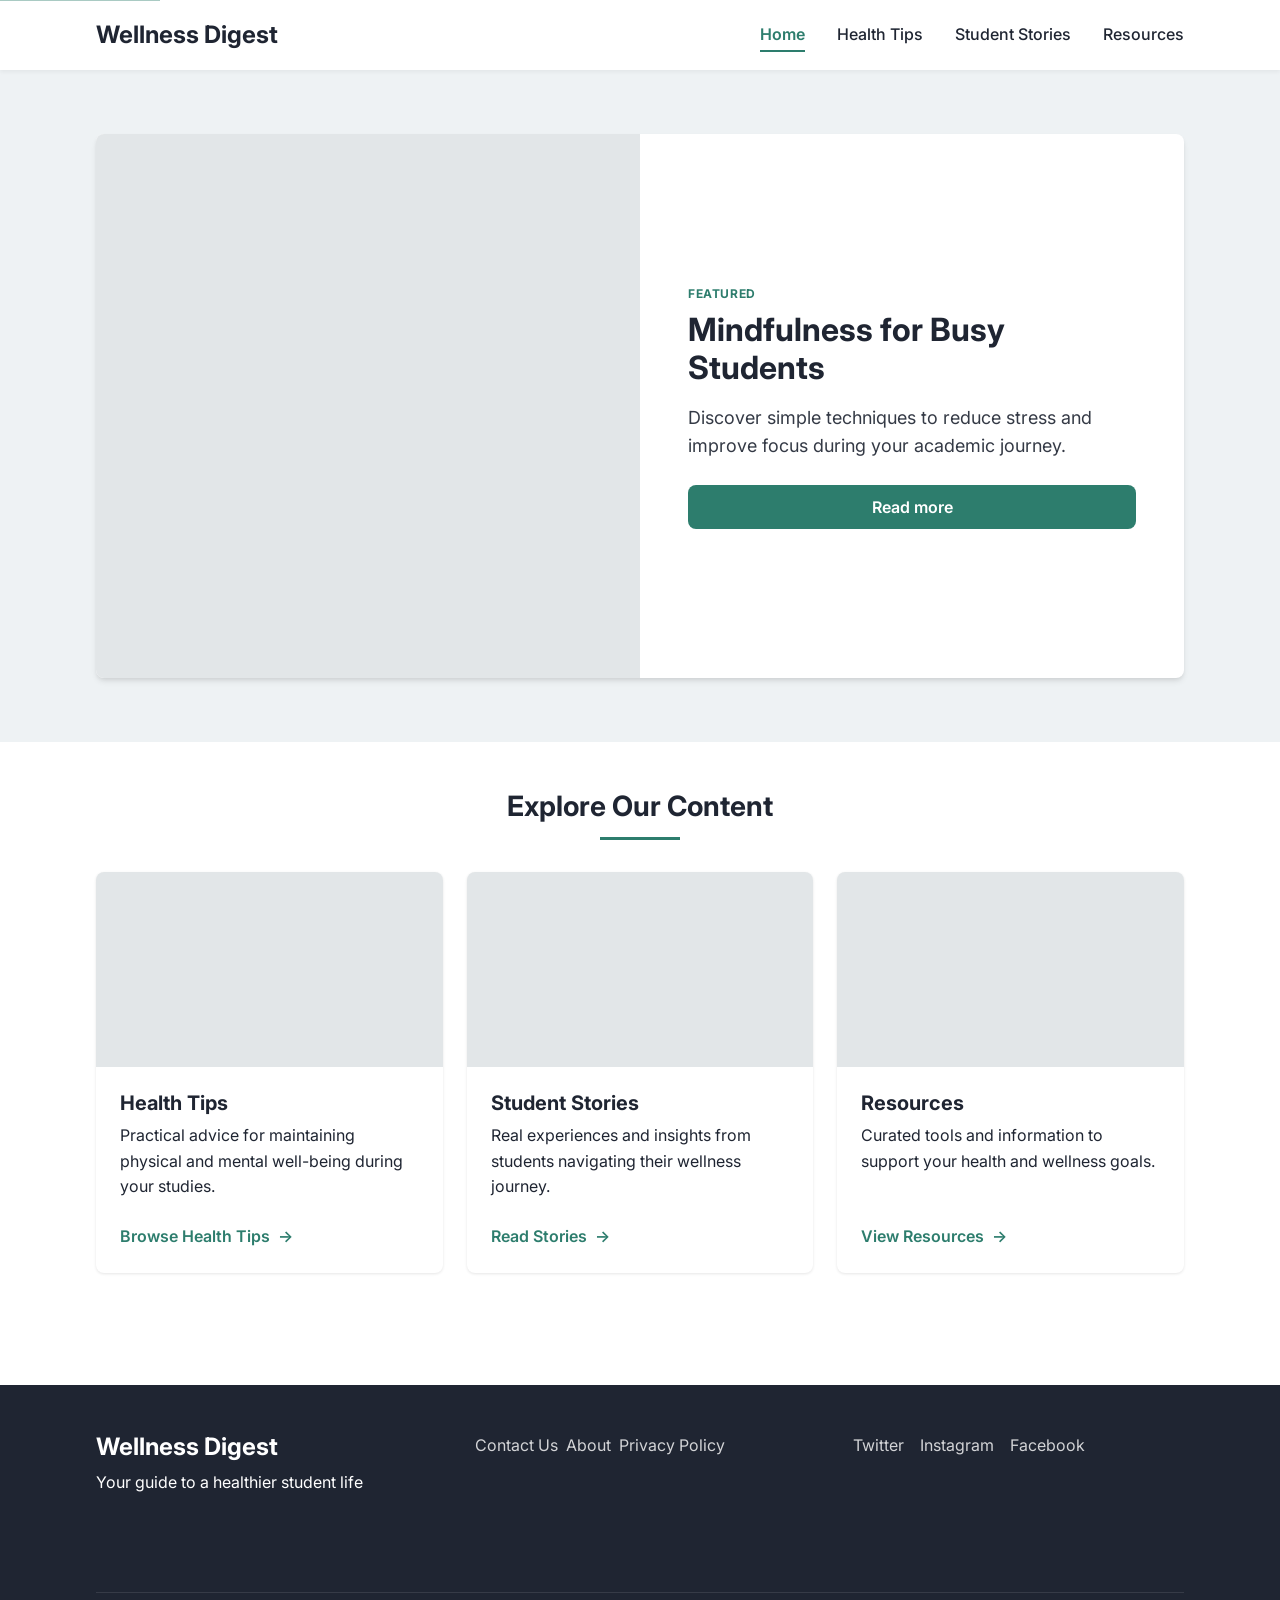
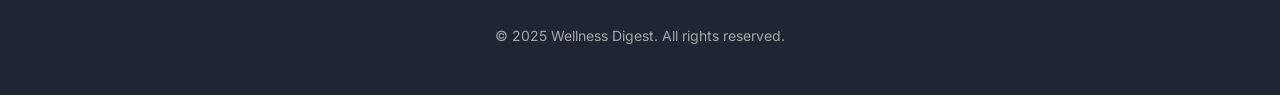
<file: index.html>
<!DOCTYPE html>
<html lang="en">
<head>
    <meta charset="UTF-8">
    <meta name="viewport" content="width=device-width, initial-scale=1.0">
    <title>Wellness & Lifestyle Digest | Home</title>
    <link rel="stylesheet" href="styles.css">
    <link rel="preconnect" href="https://fonts.googleapis.com">
    <link rel="preconnect" href="https://fonts.gstatic.com" crossorigin>
    <link href="https://fonts.googleapis.com/css2?family=Inter:wght@400;500;600;700&display=swap" rel="stylesheet">
</head>
<body>
    <a href="#main" class="skip-link">Skip to content</a>
    
    <header class="site-header" role="banner">
        <div class="container">
            <div class="header__inner">
                <a href="/" class="logo">Wellness Digest</a>
                
                <button class="nav-toggle" aria-expanded="false" aria-controls="primary-nav">
                    <span class="visually-hidden">Menu</span>
                    <span class="hamburger"></span>
                </button>
                
                <nav id="primary-nav" class="nav" aria-label="Primary">
                    <ul class="nav__list">
                        <li class="nav__item"><a href="/" class="nav__link" aria-current="page">Home</a></li>
                        <li class="nav__item"><a href="health-tips.html" class="nav__link">Health Tips</a></li>
                        <li class="nav__item"><a href="#" class="nav__link">Student Stories</a></li>
                        <li class="nav__item"><a href="#" class="nav__link">Resources</a></li>
                    </ul>
                </nav>
            </div>
        </div>
    </header>

    <main id="main" class="main-content">
        <div class="visually-hidden">You are on Home</div>
        
        <section class="hero">
            <div class="container">
                <article class="hero__card">
                    <div class="hero__image" role="img" aria-label="Person practicing yoga in a peaceful setting"></div>
                    <div class="hero__content">
                        <span class="kicker">Featured</span>
                        <h1>Mindfulness for Busy Students</h1>
                        <p class="hero__text">Discover simple techniques to reduce stress and improve focus during your academic journey.</p>
                        <a href="#" class="btn">Read more</a>
                    </div>
                </article>
            </div>
        </section>

        <section class="featured-section">
            <div class="container">
                <h2 class="section-title">Explore Our Content</h2>
                <div class="grid grid--3">
                    <article class="card">
                        <div class="card__image" role="img" aria-label="Healthy food choices"></div>
                        <div class="card__content">
                            <h3 class="card__title">Health Tips</h3>
                            <p>Practical advice for maintaining physical and mental well-being during your studies.</p>
                            <a href="health-tips.html" class="card__link">Browse Health Tips</a>
                        </div>
                    </article>

                    <article class="card">
                        <div class="card__image" role="img" aria-label="Students studying together"></div>
                        <div class="card__content">
                            <h3 class="card__title">Student Stories</h3>
                            <p>Real experiences and insights from students navigating their wellness journey.</p>
                            <a href="#" class="card__link">Read Stories</a>
                        </div>
                    </article>

                    <article class="card">
                        <div class="card__image" role="img" aria-label="Collection of wellness resources"></div>
                        <div class="card__content">
                            <h3 class="card__title">Resources</h3>
                            <p>Curated tools and information to support your health and wellness goals.</p>
                            <a href="#" class="card__link">View Resources</a>
                        </div>
                    </article>
                </div>
            </div>
        </section>
    </main>

    <footer class="site-footer" role="contentinfo">
        <div class="container">
            <div class="footer__content">
                <div class="footer__brand">
                    <h2 class="footer__title">Wellness Digest</h2>
                    <p>Your guide to a healthier student life</p>
                </div>
                
                <nav class="footer__nav" aria-label="Footer">
                    <ul class="footer__nav-list">
                        <li><a href="#">Contact Us</a></li>
                        <li><a href="#">About</a></li>
                        <li><a href="#">Privacy Policy</a></li>
                    </ul>
                </nav>
                
                <div class="social-links">
                    <h3 class="visually-hidden">Connect with us</h3>
                    <ul class="social-links__list">
                        <li><a href="#" aria-label="Twitter">Twitter</a></li>
                        <li><a href="#" aria-label="Instagram">Instagram</a></li>
                        <li><a href="#" aria-label="Facebook">Facebook</a></li>
                    </ul>
                </div>
            </div>
            <div class="footer__bottom">
                <p>&copy; 2025 Wellness Digest. All rights reserved.</p>
            </div>
        </div>
    </footer>
</body>
</html>
</file>
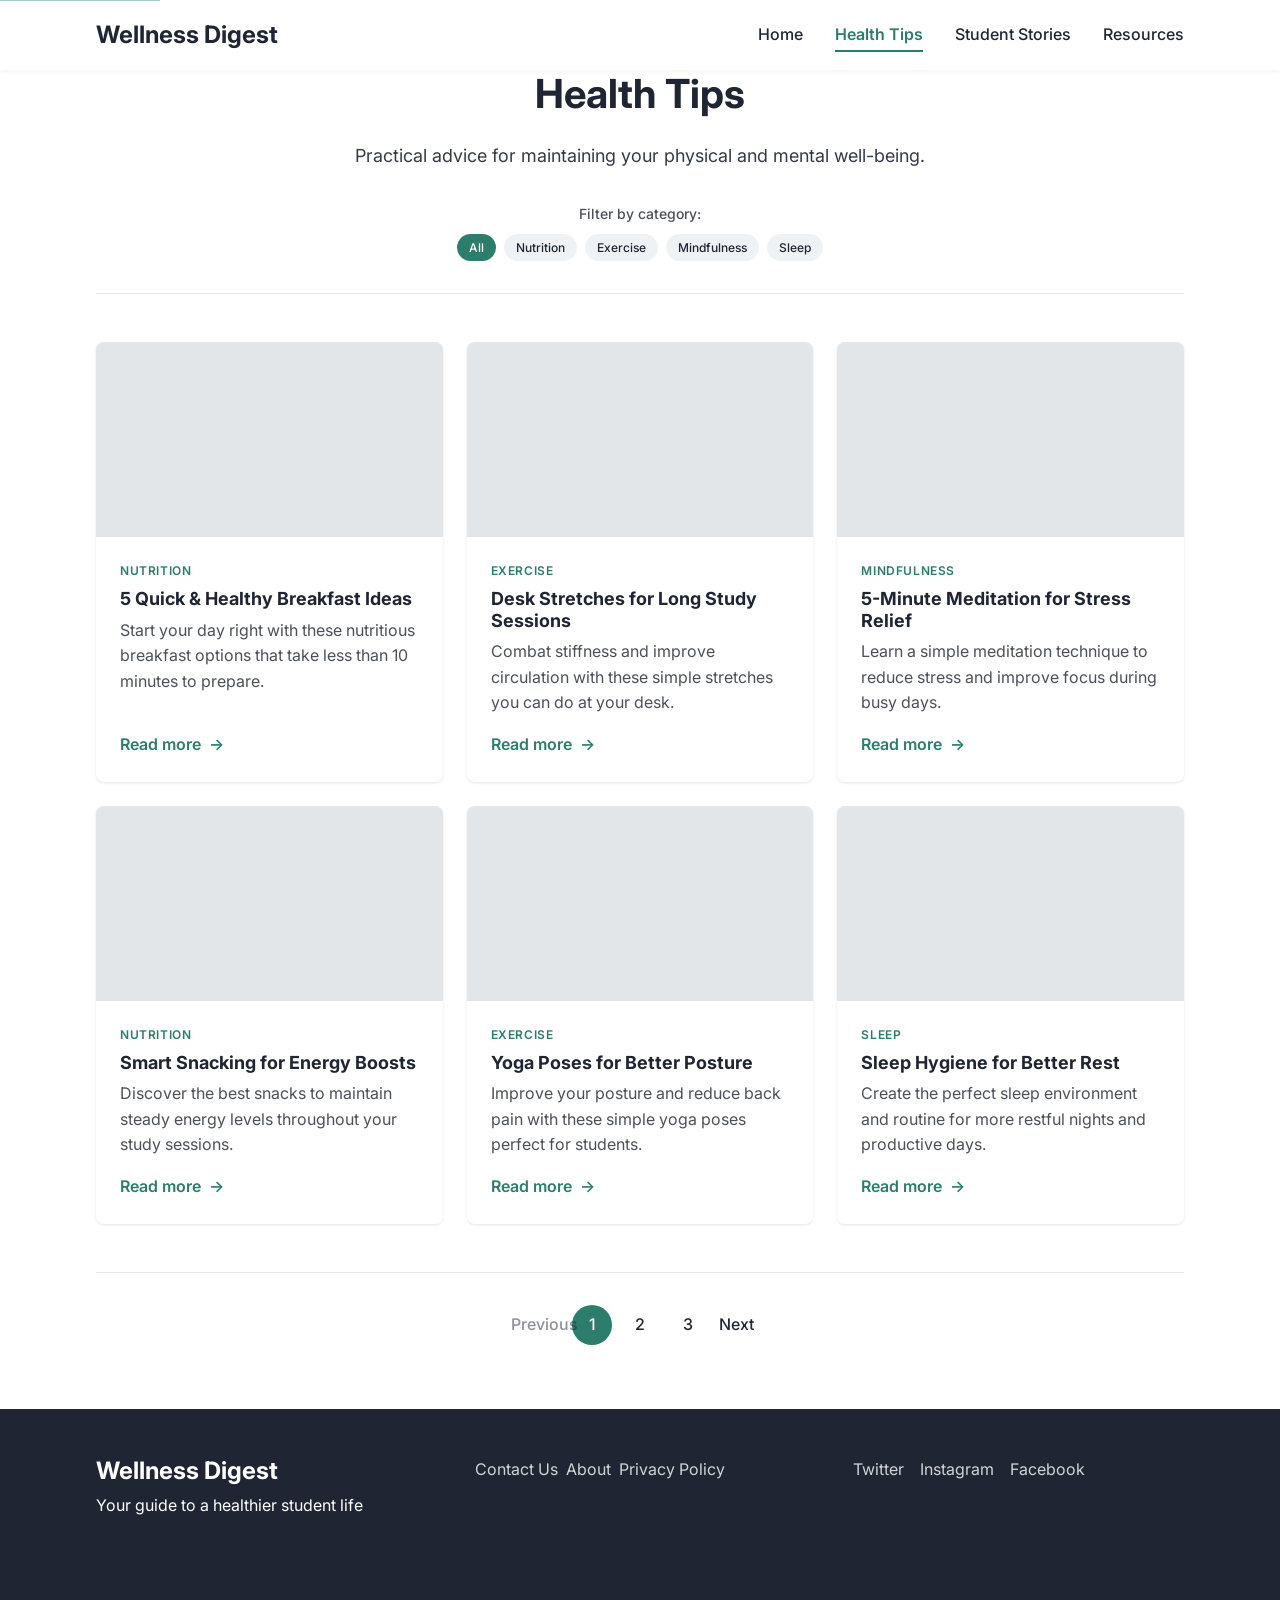
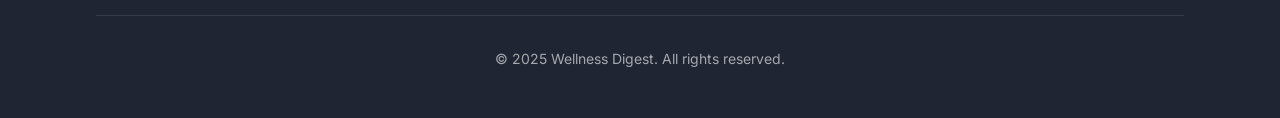
<file: health-tips.html>
<!DOCTYPE html>
<html lang="en">
<head>
    <meta charset="UTF-8">
    <meta name="viewport" content="width=device-width, initial-scale=1.0">
    <title>Health Tips | Wellness & Lifestyle Digest</title>
    <link rel="stylesheet" href="styles.css">
    <link rel="preconnect" href="https://fonts.googleapis.com">
    <link rel="preconnect" href="https://fonts.gstatic.com" crossorigin>
    <link href="https://fonts.googleapis.com/css2?family=Inter:wght@400;500;600;700&display=swap" rel="stylesheet">
</head>
<body>
    <a href="#main" class="skip-link">Skip to content</a>
    
    <header class="site-header" role="banner">
        <div class="container">
            <div class="header__inner">
                <a href="/" class="logo">Wellness Digest</a>
                
                <button class="nav-toggle" aria-expanded="false" aria-controls="primary-nav">
                    <span class="visually-hidden">Menu</span>
                    <span class="hamburger"></span>
                </button>
                
                <nav id="primary-nav" class="nav" aria-label="Primary">
                    <ul class="nav__list">
                        <li class="nav__item"><a href="index.html" class="nav__link">Home</a></li>
                        <li class="nav__item"><a href="health-tips.html" class="nav__link" aria-current="page">Health Tips</a></li>
                        <li class="nav__item"><a href="#" class="nav__link">Student Stories</a></li>
                        <li class="nav__item"><a href="#" class="nav__link">Resources</a></li>
                    </ul>
                </nav>
            </div>
        </div>
    </header>

    <main id="main" class="main-content">
        <div class="container">
            <div class="visually-hidden">You are on Health Tips</div>
            
            <header class="page-header">
                <h1>Health Tips</h1>
                <p class="page-intro">Practical advice for maintaining your physical and mental well-being.</p>
                
                <div class="filter-tags">
                    <span class="filter-tags__label">Filter by category:</span>
                    <div class="filter-tags__list">
                        <a href="#" class="tag" aria-pressed="true">All</a>
                        <a href="#" class="tag">Nutrition</a>
                        <a href="#" class="tag">Exercise</a>
                        <a href="#" class="tag">Mindfulness</a>
                        <a href="#" class="tag">Sleep</a>
                    </div>
                </div>
            </header>

            <section class="article-grid" aria-labelledby="article-grid-heading">
                <h2 id="article-grid-heading" class="visually-hidden">Articles</h2>
                
                <div class="grid grid--3">
                    <!-- Article 1 -->
                    <article class="article-card">
                        <div class="article-card__image" role="img" aria-label="Healthy breakfast options"></div>
                        <div class="article-card__content">
                            <span class="article-card__category">Nutrition</span>
                            <h3 class="article-card__title">5 Quick & Healthy Breakfast Ideas</h3>
                            <p class="article-card__excerpt">Start your day right with these nutritious breakfast options that take less than 10 minutes to prepare.</p>
                            <a href="#" class="article-card__link">Read more<span class="visually-hidden"> about Quick & Healthy Breakfast Ideas</span></a>
                        </div>
                    </article>

                    <!-- Article 2 -->
                    <article class="article-card">
                        <div class="article-card__image" role="img" aria-label="Person doing desk stretches"></div>
                        <div class="article-card__content">
                            <span class="article-card__category">Exercise</span>
                            <h3 class="article-card__title">Desk Stretches for Long Study Sessions</h3>
                            <p class="article-card__excerpt">Combat stiffness and improve circulation with these simple stretches you can do at your desk.</p>
                            <a href="#" class="article-card__link">Read more<span class="visually-hidden"> about Desk Stretches</span></a>
                        </div>
                    </article>

                    <!-- Article 3 -->
                    <article class="article-card">
                        <div class="article-card__image" role="img" aria-label="Person meditating"></div>
                        <div class="article-card__content">
                            <span class="article-card__category">Mindfulness</span>
                            <h3 class="article-card__title">5-Minute Meditation for Stress Relief</h3>
                            <p class="article-card__excerpt">Learn a simple meditation technique to reduce stress and improve focus during busy days.</p>
                            <a href="#" class="article-card__link">Read more<span class="visually-hidden"> about 5-Minute Meditation</span></a>
                        </div>
                    </article>

                    <!-- Article 4 -->
                    <article class="article-card">
                        <div class="article-card__image" role="img" aria-label="Healthy snacks on a table"></div>
                        <div class="article-card__content">
                            <span class="article-card__category">Nutrition</span>
                            <h3 class="article-card__title">Smart Snacking for Energy Boosts</h3>
                            <p class="article-card__excerpt">Discover the best snacks to maintain steady energy levels throughout your study sessions.</p>
                            <a href="#" class="article-card__link">Read more<span class="visually-hidden"> about Smart Snacking</span></a>
                        </div>
                    </article>

                    <!-- Article 5 -->
                    <article class="article-card">
                        <div class="article-card__image" role="img" aria-label="Person doing yoga"></div>
                        <div class="article-card__content">
                            <span class="article-card__category">Exercise</span>
                            <h3 class="article-card__title">Yoga Poses for Better Posture</h3>
                            <p class="article-card__excerpt">Improve your posture and reduce back pain with these simple yoga poses perfect for students.</p>
                            <a href="#" class="article-card__link">Read more<span class="visually-hidden"> about Yoga Poses for Posture</span></a>
                        </div>
                    </article>

                    <!-- Article 6 -->
                    <article class="article-card">
                        <div class="article-card__image" role="img" aria-label="Alarm clock and sleep mask"></div>
                        <div class="article-card__content">
                            <span class="article-card__category">Sleep</span>
                            <h3 class="article-card__title">Sleep Hygiene for Better Rest</h3>
                            <p class="article-card__excerpt">Create the perfect sleep environment and routine for more restful nights and productive days.</p>
                            <a href="#" class="article-card__link">Read more<span class="visually-hidden"> about Sleep Hygiene</span></a>
                        </div>
                    </article>
                </div>
            </section>

            <div class="pagination">
                <a href="#" class="pagination__link pagination__link--disabled" aria-disabled="true">Previous</a>
                <a href="#" class="pagination__link pagination__link--active" aria-current="page">1</a>
                <a href="#" class="pagination__link">2</a>
                <a href="#" class="pagination__link">3</a>
                <a href="#" class="pagination__link">Next</a>
            </div>
        </div>
    </main>

    <footer class="site-footer" role="contentinfo">
        <div class="container">
            <div class="footer__content">
                <div class="footer__brand">
                    <h2 class="footer__title">Wellness Digest</h2>
                    <p>Your guide to a healthier student life</p>
                </div>
                
                <nav class="footer__nav" aria-label="Footer">
                    <ul class="footer__nav-list">
                        <li><a href="#">Contact Us</a></li>
                        <li><a href="#">About</a></li>
                        <li><a href="#">Privacy Policy</a></li>
                    </ul>
                </nav>
                
                <div class="social-links">
                    <h3 class="visually-hidden">Connect with us</h3>
                    <ul class="social-links__list">
                        <li><a href="#" aria-label="Twitter">Twitter</a></li>
                        <li><a href="#" aria-label="Instagram">Instagram</a></li>
                        <li><a href="#" aria-label="Facebook">Facebook</a></li>
                    </ul>
                </div>
            </div>
            <div class="footer__bottom">
                <p>&copy; 2025 Wellness Digest. All rights reserved.</p>
            </div>
        </div>
    </footer>
</body>
</html>
</file>
<file: styles.css>
/* =====================
   Variables & Base Styles
   ===================== */
:root {
  /* Colors */
  --color-bg: #ffffff;
  --color-ink: #1f2532;
  --color-accent: #2d7d6d;     /* teal */
  --color-accent-2: #6aa6ff;   /* soft blue */
  --color-muted: #eef2f4;
  --color-border: #e1e5e9;
  --color-error: #d32f2f;
  
  /* Typography */
  --font-head: "Inter", system-ui, sans-serif;
  --font-body: "Inter", system-ui, sans-serif;
  --text-base: 1rem;
  --text-sm: 0.875rem;
  --text-xs: 0.75rem;
  --leading-normal: 1.6;
  --leading-tight: 1.2;
  
  /* Spacing */
  --space-xs: 0.5rem;
  --space-sm: 1rem;
  --space-md: 1.5rem;
  --space-lg: 2rem;
  --space-xl: 3rem;
  --space-2xl: 4rem;
  
  /* Borders & Shadows */
  --radius-sm: 4px;
  --radius-md: 8px;
  --radius-lg: 12px;
  --shadow-sm: 0 1px 3px rgba(0, 0, 0, 0.1);
  --shadow-md: 0 4px 6px -1px rgba(0, 0, 0, 0.1), 0 2px 4px -1px rgba(0, 0, 0, 0.06);
  
  /* Container */
  --container-max: 72rem;
  --container-padding: 1rem;
}

/* =====================
   Base Styles
   ===================== */
*,
*::before,
*::after {
  box-sizing: border-box;
  margin: 0;
  padding: 0;
}

html {
  font-size: 16px;
  scroll-behavior: smooth;
}

body {
  font-family: var(--font-body);
  font-size: var(--text-base);
  line-height: var(--leading-normal);
  color: var(--color-ink);
  background-color: var(--color-bg);
  -webkit-font-smoothing: antialiased;
  -moz-osx-font-smoothing: grayscale;
}

img {
  max-width: 100%;
  height: auto;
  display: block;
}

a {
  color: var(--color-accent);
  text-decoration: none;
  transition: color 0.2s ease;
}

a:hover,
a:focus-visible {
  color: var(--color-accent-2);
  text-decoration: underline;
}

h1, h2, h3, h4, h5, h6 {
  font-family: var(--font-head);
  font-weight: 700;
  line-height: var(--leading-tight);
  margin-bottom: var(--space-sm);
}

h1 {
  font-size: 2rem;
  margin-bottom: var(--space-md);
}

h2 {
  font-size: 1.75rem;
}

h3 {
  font-size: 1.5rem;
}

p {
  margin-bottom: var(--space-md);
}

/* =====================
   Utility Classes
   ===================== */
.container {
  width: 100%;
  max-width: var(--container-max);
  margin: 0 auto;
  padding: 0 var(--container-padding);
}

.visually-hidden {
  position: absolute;
  width: 1px;
  height: 1px;
  padding: 0;
  margin: -1px;
  overflow: hidden;
  clip: rect(0, 0, 0, 0);
  white-space: nowrap;
  border: 0;
}

.skip-link {
  position: absolute;
  top: 0;
  left: 0;
  z-index: 9999;
  padding: var(--space-sm) var(--space-md);
  background: var(--color-accent);
  color: white;
  transform: translateY(-100%);
  transition: transform 0.2s ease-in-out;
}

.skip-link:focus {
  transform: translateY(0);
}

/* Grid System */
.grid {
  display: grid;
  gap: var(--space-md);
}

.grid--3 {
  grid-template-columns: 1fr;
}

/* Buttons */
.btn {
  display: inline-flex;
  align-items: center;
  justify-content: center;
  min-height: 44px;
  padding: 0.5rem 1.5rem;
  font-family: var(--font-head);
  font-weight: 600;
  line-height: 1.5;
  color: white;
  background-color: var(--color-accent);
  border: 2px solid transparent;
  border-radius: var(--radius-md);
  cursor: pointer;
  transition: all 0.2s ease;
  text-decoration: none;
}

.btn:hover,
.btn:focus-visible {
  background-color: #236356;
  color: white;
  text-decoration: none;
  outline: none;
  box-shadow: 0 0 0 3px rgba(45, 125, 109, 0.3);
}

/* Cards */
.card {
  background: white;
  border-radius: var(--radius-md);
  overflow: hidden;
  box-shadow: var(--shadow-sm);
  transition: transform 0.2s ease, box-shadow 0.2s ease;
  display: flex;
  flex-direction: column;
  height: 100%;
}

.card:hover {
  transform: translateY(-4px);
  box-shadow: var(--shadow-md);
}

.card__image {
  aspect-ratio: 16 / 9;
  background-color: var(--color-muted);
  position: relative;
  overflow: hidden;
}

.card__image::after {
  content: "";
  position: absolute;
  top: 0;
  left: 0;
  right: 0;
  bottom: 0;
  display: flex;
  align-items: center;
  justify-content: center;
  background-color: rgba(0, 0, 0, 0.05);
  color: var(--color-ink);
  font-size: var(--text-sm);
  text-align: center;
  padding: var(--space-sm);
}

.card__content {
  padding: var(--space-md);
  flex-grow: 1;
  display: flex;
  flex-direction: column;
}

.card__title {
  font-size: 1.25rem;
  margin-bottom: var(--space-xs);
}

.card__link {
  margin-top: auto;
  font-weight: 600;
  color: var(--color-accent);
  text-decoration: none;
  display: inline-flex;
  align-items: center;
}

.card__link::after {
  content: '→';
  margin-left: 0.5em;
  transition: transform 0.2s ease;
}

.card__link:hover::after {
  transform: translateX(4px);
}

/* Article Cards */
.article-card {
  background: white;
  border-radius: var(--radius-md);
  overflow: hidden;
  box-shadow: var(--shadow-sm);
  transition: transform 0.2s ease, box-shadow 0.2s ease;
  display: flex;
  flex-direction: column;
  height: 100%;
}

.article-card:hover {
  transform: translateY(-4px);
  box-shadow: var(--shadow-md);
}

.article-card__image {
  aspect-ratio: 16 / 9;
  background-color: var(--color-muted);
  position: relative;
  overflow: hidden;
}

.article-card__image::after {
  content: "";
  position: absolute;
  top: 0;
  left: 0;
  right: 0;
  bottom: 0;
  display: flex;
  align-items: center;
  justify-content: center;
  background-color: rgba(0, 0, 0, 0.05);
  color: var(--color-ink);
  font-size: var(--text-sm);
  text-align: center;
  padding: var(--space-sm);
}

.article-card__content {
  padding: var(--space-md);
  flex-grow: 1;
  display: flex;
  flex-direction: column;
}

.article-card__category {
  display: inline-block;
  font-size: var(--text-xs);
  font-weight: 600;
  color: var(--color-accent);
  text-transform: uppercase;
  letter-spacing: 0.05em;
  margin-bottom: var(--space-xs);
}

.article-card__title {
  font-size: 1.125rem;
  margin-bottom: var(--space-xs);
}

.article-card__excerpt {
  color: var(--color-ink);
  opacity: 0.8;
  margin-bottom: var(--space-sm);
  flex-grow: 1;
}

.article-card__link {
  font-weight: 600;
  color: var(--color-accent);
  text-decoration: none;
  display: inline-flex;
  align-items: center;
  margin-top: auto;
}

.article-card__link::after {
  content: '→';
  margin-left: 0.5em;
  transition: transform 0.2s ease;
}

.article-card__link:hover::after {
  transform: translateX(4px);
}

/* =====================
   Layout Components
   ===================== */
/* Header */
.site-header {
  background-color: white;
  box-shadow: 0 2px 4px rgba(0, 0, 0, 0.05);
  position: sticky;
  top: 0;
  z-index: 100;
}

.header__inner {
  display: flex;
  justify-content: space-between;
  align-items: center;
  padding: var(--space-sm) 0;
}

.logo {
  font-family: var(--font-head);
  font-weight: 700;
  font-size: 1.5rem;
  color: var(--color-ink);
  text-decoration: none;
}

.logo:hover {
  color: var(--color-accent);
  text-decoration: none;
}

/* Navigation */
.nav-toggle {
  display: none;
  background: none;
  border: none;
  padding: var(--space-xs);
  cursor: pointer;
}

.hamburger {
  display: block;
  width: 24px;
  height: 2px;
  background-color: var(--color-ink);
  position: relative;
}

.hamburger::before,
.hamburger::after {
  content: '';
  position: absolute;
  width: 24px;
  height: 2px;
  background-color: var(--color-ink);
  left: 0;
  transition: all 0.3s ease;
}

.hamburger::before {
  top: -6px;
}

.hamburger::after {
  bottom: -6px;
}

.nav-toggle[aria-expanded="true"] .hamburger {
  background: transparent;
}

.nav-toggle[aria-expanded="true"] .hamburger::before {
  transform: rotate(45deg) translate(4px, 5px);
}

.nav-toggle[aria-expanded="true"] .hamburger::after {
  transform: rotate(-45deg) translate(4px, -5px);
}

.nav__list {
  display: flex;
  list-style: none;
  gap: var(--space-md);
}

.nav__link {
  color: var(--color-ink);
  text-decoration: none;
  font-weight: 500;
  padding: var(--space-xs) 0;
  position: relative;
}

.nav__link:hover,
.nav__link:focus-visible {
  color: var(--color-accent);
  text-decoration: none;
}

.nav__link[aria-current="page"] {
  color: var(--color-accent);
  font-weight: 600;
}

.nav__link[aria-current="page"]::after {
  content: '';
  position: absolute;
  bottom: 0;
  left: 0;
  width: 100%;
  height: 2px;
  background-color: var(--color-accent);
}

/* Hero */
.hero {
  padding: var(--space-xl) 0;
  background-color: var(--color-muted);
}

.hero__card {
  background: white;
  border-radius: var(--radius-md);
  overflow: hidden;
  box-shadow: var(--shadow-md);
}

.hero__image {
  aspect-ratio: 16 / 9;
  background-color: var(--color-muted);
  position: relative;
}

.hero__image::after {
  content: "";
  position: absolute;
  top: 0;
  left: 0;
  right: 0;
  bottom: 0;
  display: flex;
  align-items: center;
  justify-content: center;
  background-color: rgba(0, 0, 0, 0.05);
  color: var(--color-ink);
  font-size: var(--text-sm);
  text-align: center;
  padding: var(--space-sm);
}

.hero__content {
  padding: var(--space-lg);
}

.kicker {
  display: inline-block;
  font-size: var(--text-xs);
  font-weight: 700;
  text-transform: uppercase;
  letter-spacing: 0.05em;
  color: var(--color-accent);
  margin-bottom: var(--space-xs);
}

.hero h1 {
  font-size: 2rem;
  margin-bottom: var(--space-sm);
}

.hero__text {
  font-size: 1.125rem;
  color: var(--color-ink);
  opacity: 0.9;
  margin-bottom: var(--space-md);
}

/* Featured Section */
.featured-section {
  padding: var(--space-xl) 0;
}

.section-title {
  text-align: center;
  margin-bottom: var(--space-lg);
  position: relative;
  padding-bottom: var(--space-sm);
}

.section-title::after {
  content: '';
  position: absolute;
  bottom: 0;
  left: 50%;
  transform: translateX(-50%);
  width: 80px;
  height: 3px;
  background-color: var(--color-accent);
}

/* Page Header */
.page-header {
  text-align: center;
  margin-bottom: var(--space-xl);
  padding-bottom: var(--space-lg);
  border-bottom: 1px solid var(--color-border);
}

.page-intro {
  font-size: 1.125rem;
  color: var(--color-ink);
  opacity: 0.9;
  max-width: 600px;
  margin: 0 auto var(--space-lg);
}

/* Filter Tags */
.filter-tags {
  margin-top: var(--space-lg);
}

.filter-tags__label {
  display: block;
  font-size: var(--text-sm);
  font-weight: 500;
  margin-bottom: var(--space-xs);
  color: var(--color-ink);
  opacity: 0.8;
}

.filter-tags__list {
  display: flex;
  flex-wrap: wrap;
  gap: var(--space-xs);
  justify-content: center;
}

.tag {
  display: inline-block;
  padding: 0.25rem 0.75rem;
  background-color: var(--color-muted);
  color: var(--color-ink);
  border-radius: 1rem;
  font-size: var(--text-xs);
  font-weight: 500;
  text-decoration: none;
  transition: all 0.2s ease;
}

.tag:hover,
.tag:focus-visible,
.tag[aria-pressed="true"] {
  background-color: var(--color-accent);
  color: white;
  text-decoration: none;
}

/* Pagination */
.pagination {
  display: flex;
  justify-content: center;
  gap: var(--space-xs);
  margin-top: var(--space-xl);
  padding-top: var(--space-lg);
  border-top: 1px solid var(--color-border);
}

.pagination__link {
  display: flex;
  align-items: center;
  justify-content: center;
  width: 2.5rem;
  height: 2.5rem;
  border-radius: 50%;
  color: var(--color-ink);
  text-decoration: none;
  font-weight: 500;
  transition: all 0.2s ease;
}

.pagination__link:hover,
.pagination__link:focus-visible,
.pagination__link--active {
  background-color: var(--color-accent);
  color: white;
  text-decoration: none;
}

.pagination__link--disabled {
  opacity: 0.5;
  pointer-events: none;
}

/* Footer */
.site-footer {
  background-color: var(--color-ink);
  color: white;
  padding: var(--space-xl) 0 var(--space-md);
  margin-top: var(--space-2xl);
}

.footer__content {
  display: grid;
  grid-template-columns: 1fr;
  gap: var(--space-xl);
  margin-bottom: var(--space-xl);
}

.footer__brand {
  margin-bottom: var(--space-md);
}

.footer__title {
  color: white;
  font-size: 1.5rem;
  margin-bottom: var(--space-xs);
}

.footer__nav-list {
  list-style: none;
  display: flex;
  flex-direction: column;
  gap: var(--space-xs);
}

.footer__nav-list a {
  color: rgba(255, 255, 255, 0.8);
  text-decoration: none;
  transition: color 0.2s ease;
}

.footer__nav-list a:hover,
.footer__nav-list a:focus-visible {
  color: white;
  text-decoration: underline;
}

.social-links__list {
  list-style: none;
  display: flex;
  gap: var(--space-sm);
}

.social-links__list a {
  color: white;
  text-decoration: none;
  opacity: 0.8;
  transition: opacity 0.2s ease;
}

.social-links__list a:hover,
.social-links__list a:focus-visible {
  opacity: 1;
  text-decoration: underline;
}

.footer__bottom {
  padding-top: var(--space-lg);
  border-top: 1px solid rgba(255, 255, 255, 0.1);
  text-align: center;
  font-size: var(--text-sm);
  color: rgba(255, 255, 255, 0.6);
}

/* =====================
   Responsive Styles
   ===================== */
@media (min-width: 48rem) {
  :root {
    --container-padding: 2rem;
  }
  
  h1 {
    font-size: 2.5rem;
  }
  
  .hero {
    padding: var(--space-2xl) 0;
  }
  
  .hero__card {
    display: grid;
    grid-template-columns: 1fr 1fr;
  }
  
  .hero__image {
    aspect-ratio: 1;
  }
  
  .hero__content {
    display: flex;
    flex-direction: column;
    justify-content: center;
    padding: var(--space-xl);
  }
  
  .grid--3 {
    grid-template-columns: repeat(2, 1fr);
  }
  
  .footer__content {
    grid-template-columns: repeat(3, 1fr);
  }
  
  .footer__nav-list {
    flex-direction: row;
    flex-wrap: wrap;
  }
}

@media (min-width: 64rem) {
  .grid--3 {
    grid-template-columns: repeat(3, 1fr);
  }
  
  .nav-toggle {
    display: none;
  }
  
  .nav {
    display: block !important;
  }
  
  .nav__list {
    gap: var(--space-lg);
  }
}

@media (max-width: 47.9375rem) {
  .nav {
    position: fixed;
    top: 70px;
    left: 0;
    right: 0;
    background: white;
    padding: var(--space-md);
    box-shadow: 0 4px 6px -1px rgba(0, 0, 0, 0.1);
    display: none;
  }
  
  .nav[data-visible="true"] {
    display: block;
  }
  
  .nav__list {
    flex-direction: column;
    gap: 0;
  }
  
  .nav__item {
    width: 100%;
    border-bottom: 1px solid var(--color-muted);
  }
  
  .nav__link {
    display: block;
    padding: var(--space-sm) 0;
  }
  
  .nav-toggle {
    display: block;
  }
}

/* Print Styles */
@media print {
  .site-header,
  .site-footer,
  .nav-toggle,
  .filter-tags,
  .pagination {
    display: none;
  }
  
  body {
    font-size: 12pt;
    line-height: 1.5;
    color: #000;
    background: #fff;
  }
  
  a {
    color: #000;
    text-decoration: underline;
  }
  
  .container {
    max-width: 100%;
    padding: 0;
  }
  
  .hero__image {
    display: none;
  }
  
  .hero__card {
    box-shadow: none;
    border: 1px solid #ddd;
  }
  
  .card {
    break-inside: avoid;
    page-break-inside: avoid;
    margin-bottom: 1cm;
  }
  
  .grid--3 {
    grid-template-columns: 1fr;
  }
}
</file>
